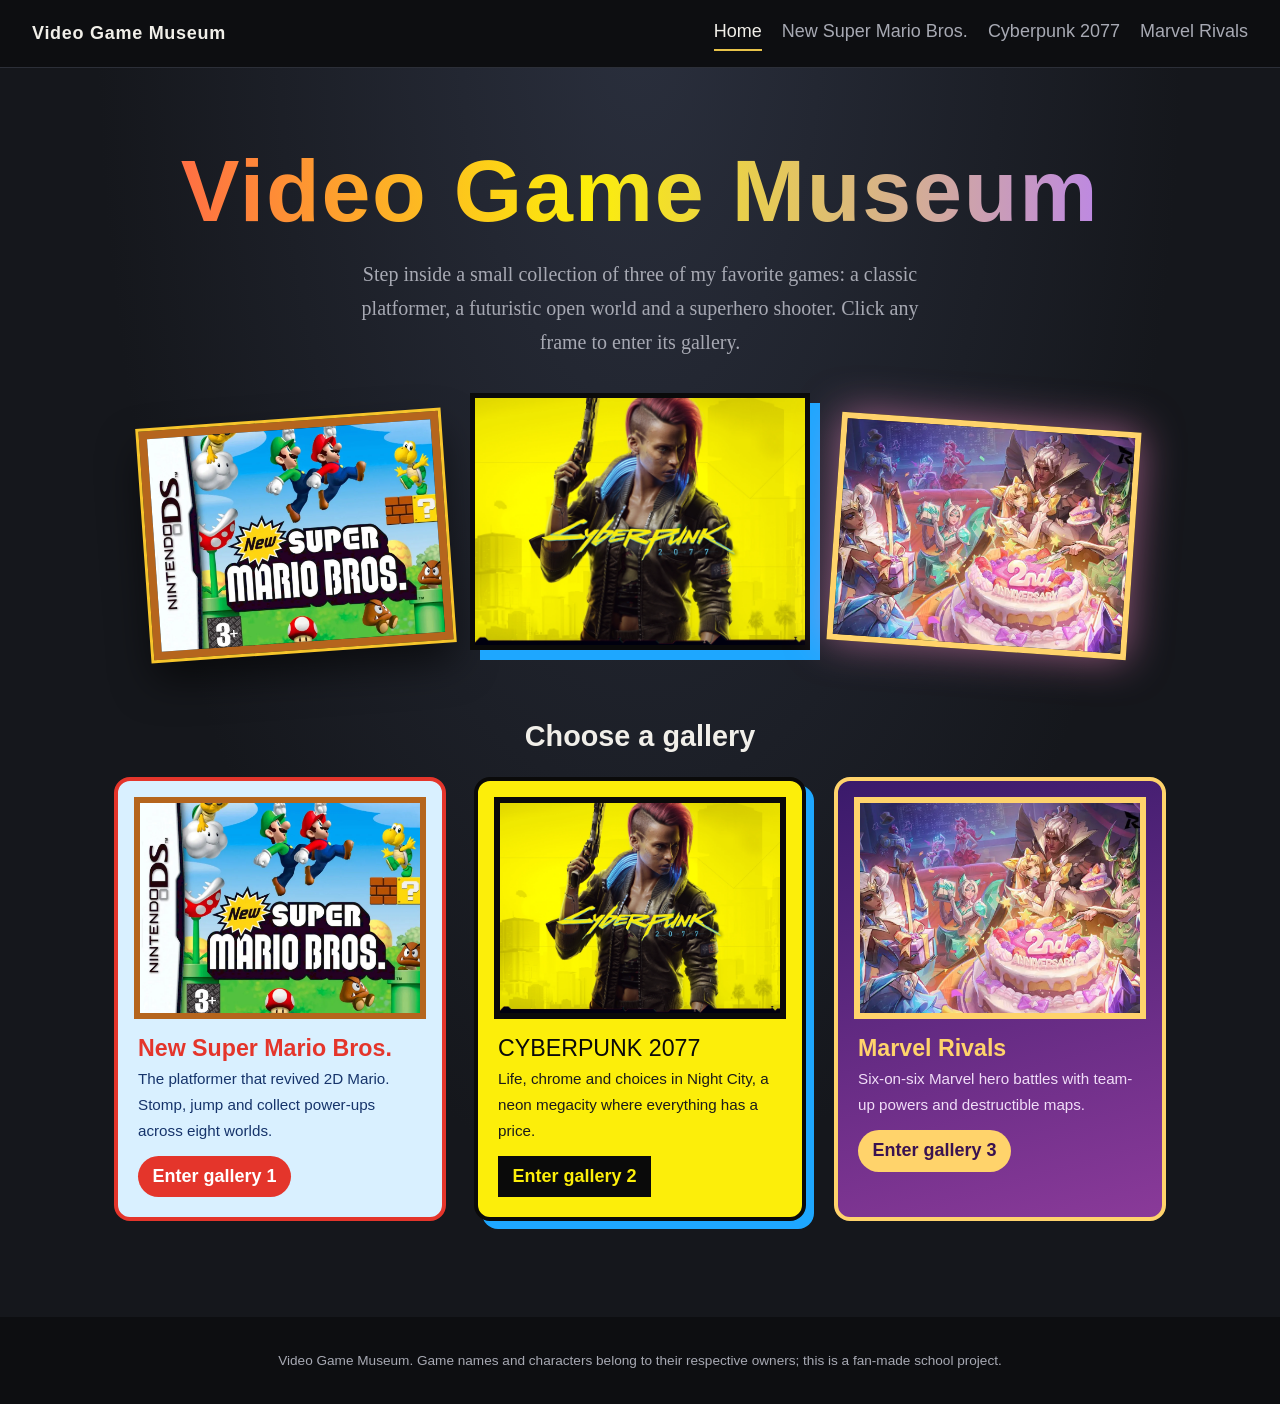
<file: index.html>
<!DOCTYPE html>
<html lang="en">
<head>
<meta charset="utf-8">
<meta name="viewport" content="width=device-width, initial-scale=1">
<title>Video Game Museum</title>
<link rel="stylesheet" href="style.css">
</head>
<body class="home">
<header class="site">
<a class="brand" href="index.html">Video Game Museum</a>
<nav aria-label="Galleries">
<a href="index.html" aria-current="page">Home</a>
<a href="game1.html">New Super Mario Bros.</a>
<a href="game2.html">Cyberpunk 2077</a>
<a href="game3.html">Marvel Rivals</a>
</nav>
</header>
<main>
<section class="hero">
<h1>Video Game Museum</h1>
<p class="lead">Step inside a small collection of three of my favorite games: a classic platformer, a futuristic open world and a superhero shooter. Click any frame to enter its gallery.</p>
<div class="collage">
<a class="piece p1" href="game1.html"><img src="mario.png" alt="Box art for New Super Mario Bros. on Nintendo DS, showing Mario and Luigi jumping past a Koopa, a Goomba and a Piranha Plant"></a>
<a class="piece p2" href="game2.html"><img src="cyberpunk.png" alt="Cyberpunk 2077 key art of V with red hair and a pistol on a bright yellow background"></a>
<a class="piece p3" href="game3.html"><img src="rivals.png" alt="Marvel Rivals second anniversary art showing heroes gathered around a large birthday cake"></a>
</div>
</section>

<section aria-labelledby="galleries">
<h2 id="galleries" class="section-title">Choose a gallery</h2>
<div class="rooms">
<a class="room mario" href="game1.html"><div class="frame"><img src="mario.png" alt="New Super Mario Bros. box art"></div><div class="txt"><h3>New Super Mario Bros.</h3><p>The platformer that revived 2D Mario. Stomp, jump and collect power-ups across eight worlds.</p><span class="enter">Enter gallery 1</span></div></a>
<a class="room cyber" href="game2.html"><div class="frame"><img src="cyberpunk.png" alt="Cyberpunk 2077 key art"></div><div class="txt"><h3>Cyberpunk 2077</h3><p>Life, chrome and choices in Night City, a neon megacity where everything has a price.</p><span class="enter">Enter gallery 2</span></div></a>
<a class="room rivals" href="game3.html"><div class="frame"><img src="rivals.png" alt="Marvel Rivals anniversary art"></div><div class="txt"><h3>Marvel Rivals</h3><p>Six-on-six Marvel hero battles with team-up powers and destructible maps.</p><span class="enter">Enter gallery 3</span></div></a>
</div>
</section>

</main>
<footer>Video Game Museum. Game names and characters belong to their respective owners; this is a fan-made school project.</footer>
</body>
</html>
</file>
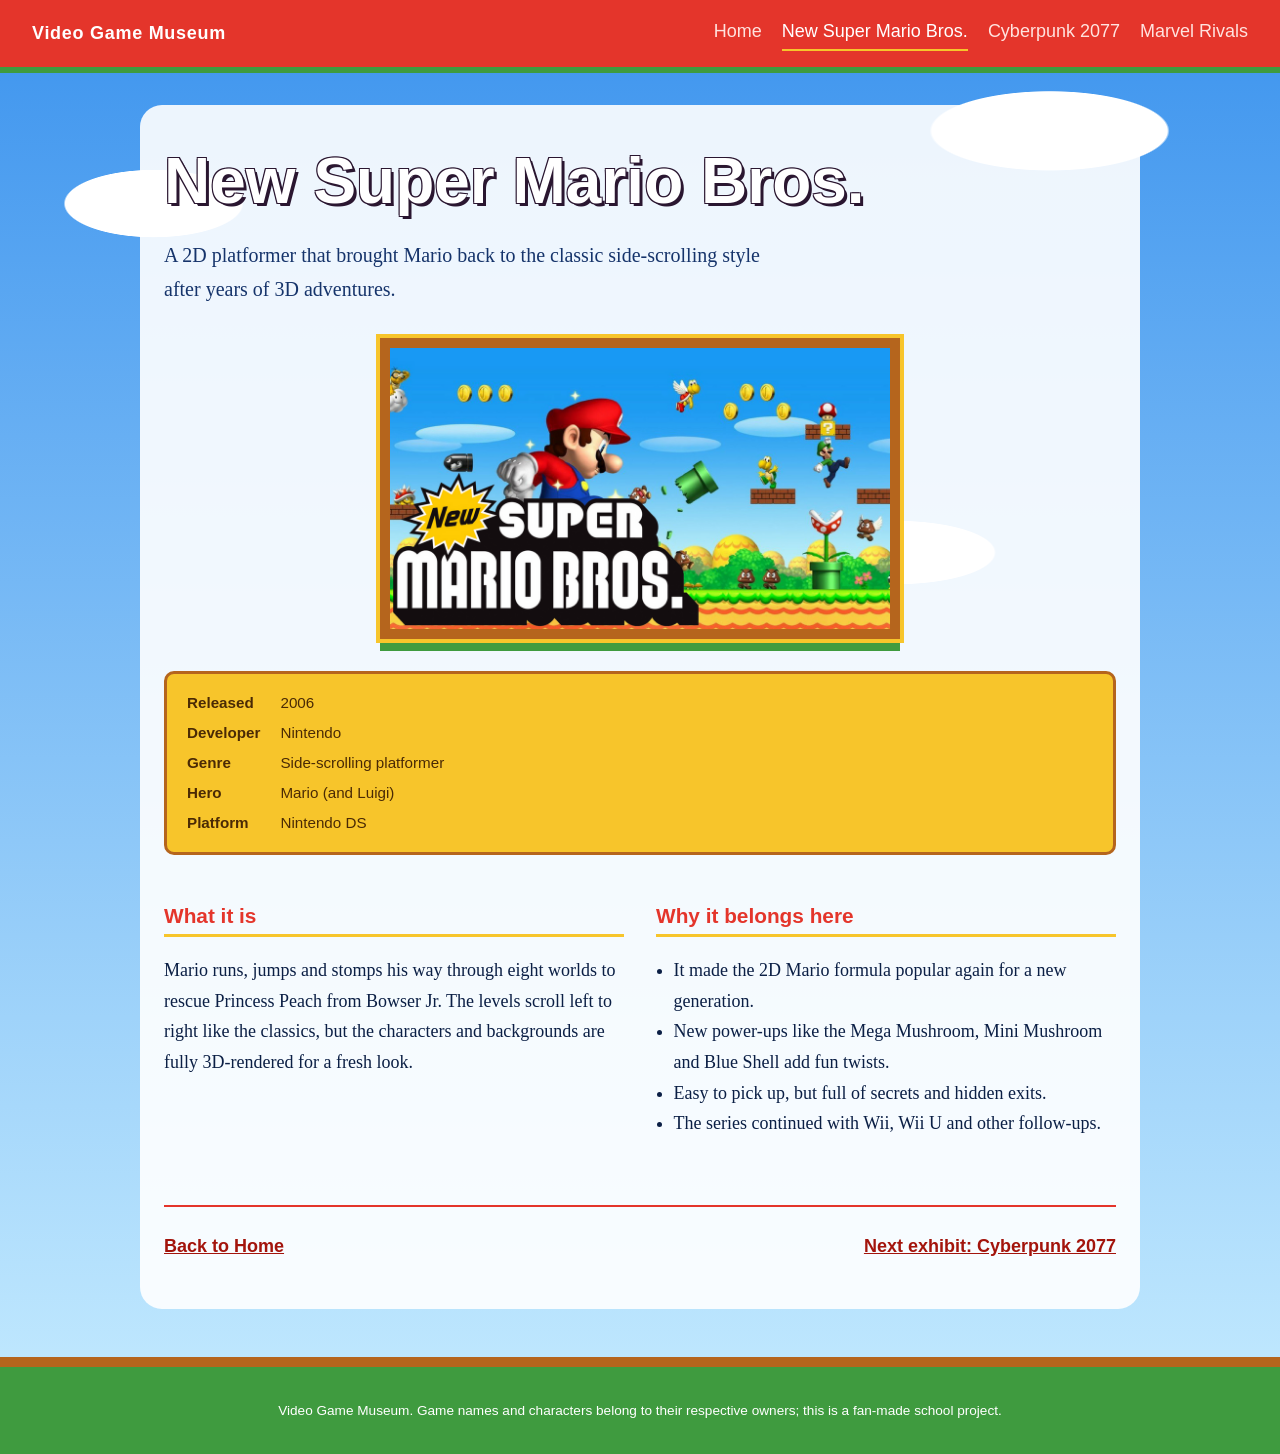
<file: game1.html>
<!DOCTYPE html>
<html lang="en">
<head>
<meta charset="utf-8">
<meta name="viewport" content="width=device-width, initial-scale=1">
<title>New Super Mario Bros. | Video Game Museum</title>
<link rel="stylesheet" href="style.css">
</head>
<body class="mario">
<header class="site">
<a class="brand" href="index.html">Video Game Museum</a>
<nav aria-label="Galleries">
<a href="index.html">Home</a>
<a href="game1.html" aria-current="page">New Super Mario Bros.</a>
<a href="game2.html">Cyberpunk 2077</a>
<a href="game3.html">Marvel Rivals</a>
</nav>
</header>
<main>
<h1>New Super Mario Bros.</h1>
<p class="lead">A 2D platformer that brought Mario back to the classic side-scrolling style after years of 3D adventures.</p>
<div class="frame"><img src="mario2.png" alt="New Super Mario Bros. artwork with a giant Mario, coins, Koopas, Goombas and a Piranha Plant"></div>
<aside class="placard"><dl><dt>Released</dt><dd>2006</dd><dt>Developer</dt><dd>Nintendo</dd><dt>Genre</dt><dd>Side-scrolling platformer</dd><dt>Hero</dt><dd>Mario (and Luigi)</dd><dt>Platform</dt><dd>Nintendo DS</dd></dl></aside>
<div class="cols"><section><h2>What it is</h2><p>Mario runs, jumps and stomps his way through eight worlds to rescue Princess Peach from Bowser Jr. The levels scroll left to right like the classics, but the characters and backgrounds are fully 3D-rendered for a fresh look.</p></section><section><h2>Why it belongs here</h2><ul class="tidy"><li>It made the 2D Mario formula popular again for a new generation.</li><li>New power-ups like the Mega Mushroom, Mini Mushroom and Blue Shell add fun twists.</li><li>Easy to pick up, but full of secrets and hidden exits.</li><li>The series continued with Wii, Wii U and other follow-ups.</li></ul></section></div>
<div class="pager">
<a href="index.html">Back to Home</a>
<a href="game2.html">Next exhibit: Cyberpunk 2077</a>
</div>
</main>
<footer>Video Game Museum. Game names and characters belong to their respective owners; this is a fan-made school project.</footer>
</body>
</html>
</file>
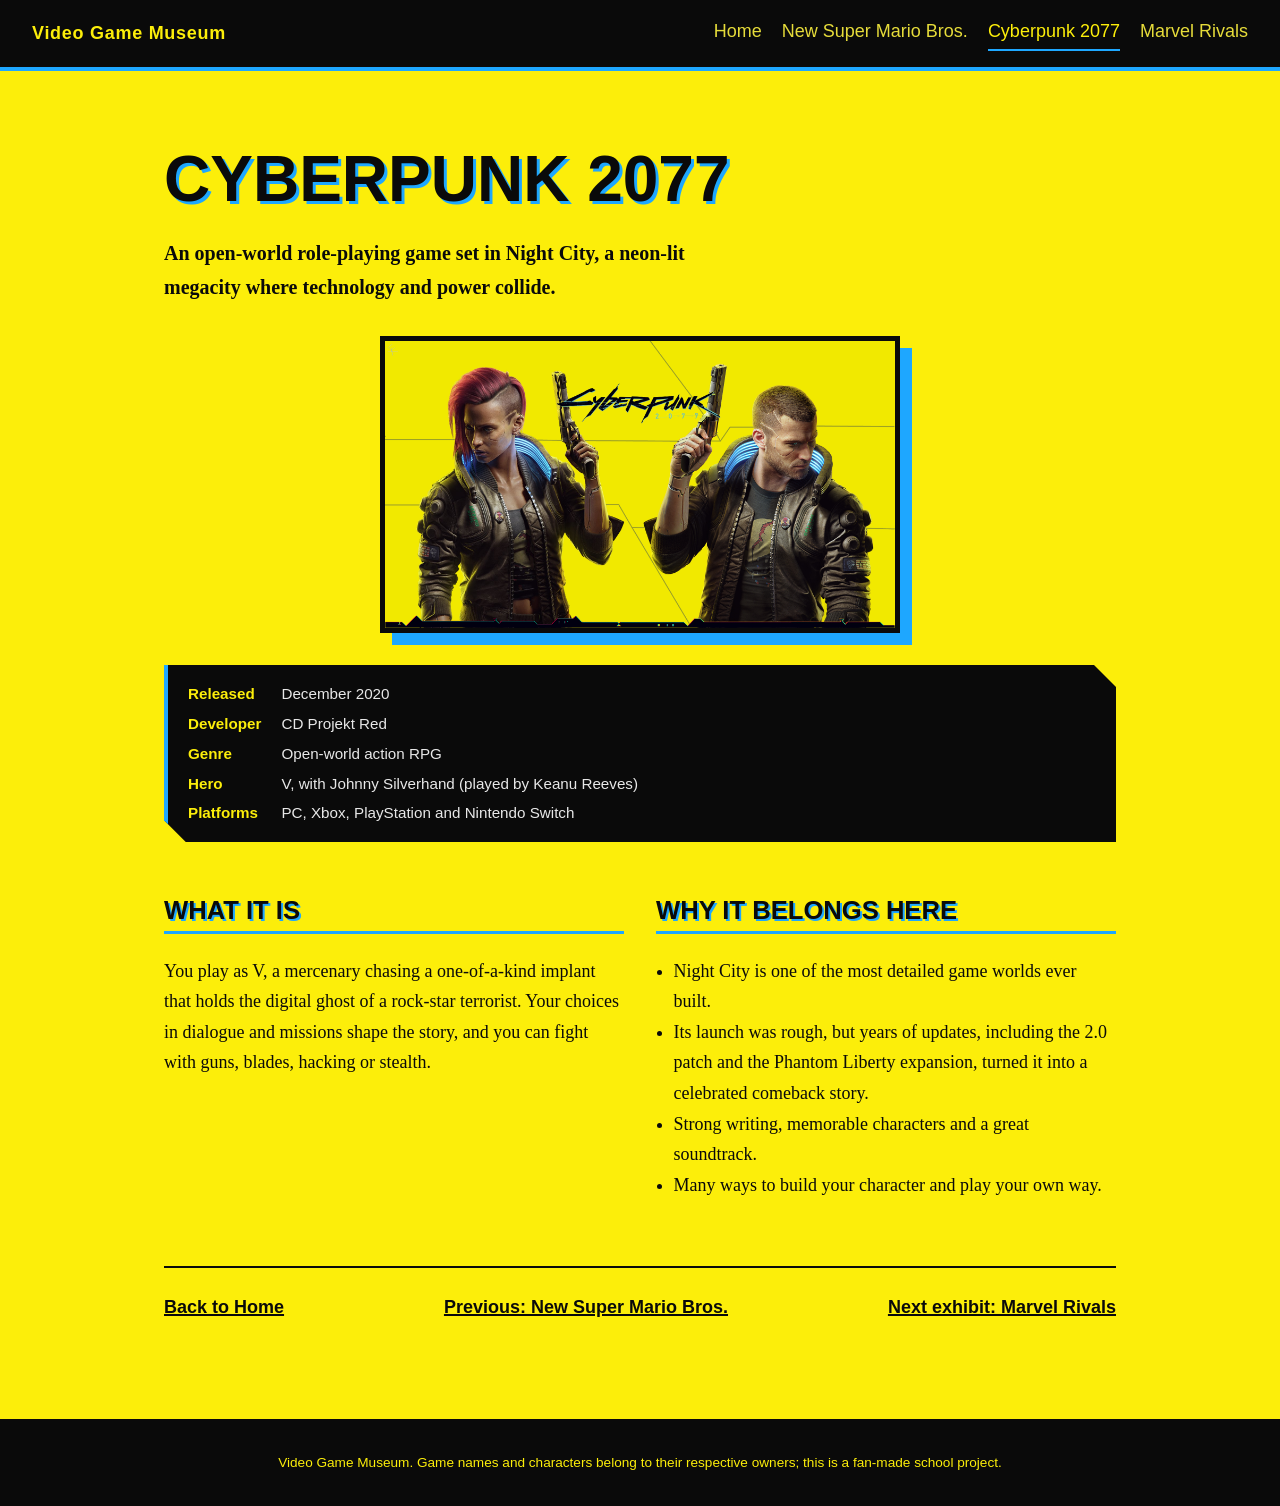
<file: game2.html>
<!DOCTYPE html>
<html lang="en">
<head>
<meta charset="utf-8">
<meta name="viewport" content="width=device-width, initial-scale=1">
<title>Cyberpunk 2077 | Video Game Museum</title>
<link rel="stylesheet" href="style.css">
</head>
<body class="cyber">
<header class="site">
<a class="brand" href="index.html">Video Game Museum</a>
<nav aria-label="Galleries">
<a href="index.html">Home</a>
<a href="game1.html">New Super Mario Bros.</a>
<a href="game2.html" aria-current="page">Cyberpunk 2077</a>
<a href="game3.html">Marvel Rivals</a>
</nav>
</header>
<main>
<h1>Cyberpunk 2077</h1>
<p class="lead">An open-world role-playing game set in Night City, a neon-lit megacity where technology and power collide.</p>
<div class="frame"><img src="cyberpunk2.jpg" alt="Cyberpunk 2077 artwork of the female and male versions of V holding pistols on a yellow background"></div>
<aside class="placard"><dl><dt>Released</dt><dd>December 2020</dd><dt>Developer</dt><dd>CD Projekt Red</dd><dt>Genre</dt><dd>Open-world action RPG</dd><dt>Hero</dt><dd>V, with Johnny Silverhand (played by Keanu Reeves)</dd><dt>Platforms</dt><dd>PC, Xbox, PlayStation and Nintendo Switch</dd></dl></aside>
<div class="cols"><section><h2>What it is</h2><p>You play as V, a mercenary chasing a one-of-a-kind implant that holds the digital ghost of a rock-star terrorist. Your choices in dialogue and missions shape the story, and you can fight with guns, blades, hacking or stealth.</p></section><section><h2>Why it belongs here</h2><ul class="tidy"><li>Night City is one of the most detailed game worlds ever built.</li><li>Its launch was rough, but years of updates, including the 2.0 patch and the Phantom Liberty expansion, turned it into a celebrated comeback story.</li><li>Strong writing, memorable characters and a great soundtrack.</li><li>Many ways to build your character and play your own way.</li></ul></section></div>
<div class="pager">
<a href="index.html">Back to Home</a>
<a href="game1.html">Previous: New Super Mario Bros.</a><a href="game3.html">Next exhibit: Marvel Rivals</a>
</div>
</main>
<footer>Video Game Museum. Game names and characters belong to their respective owners; this is a fan-made school project.</footer>
</body>
</html>
</file>
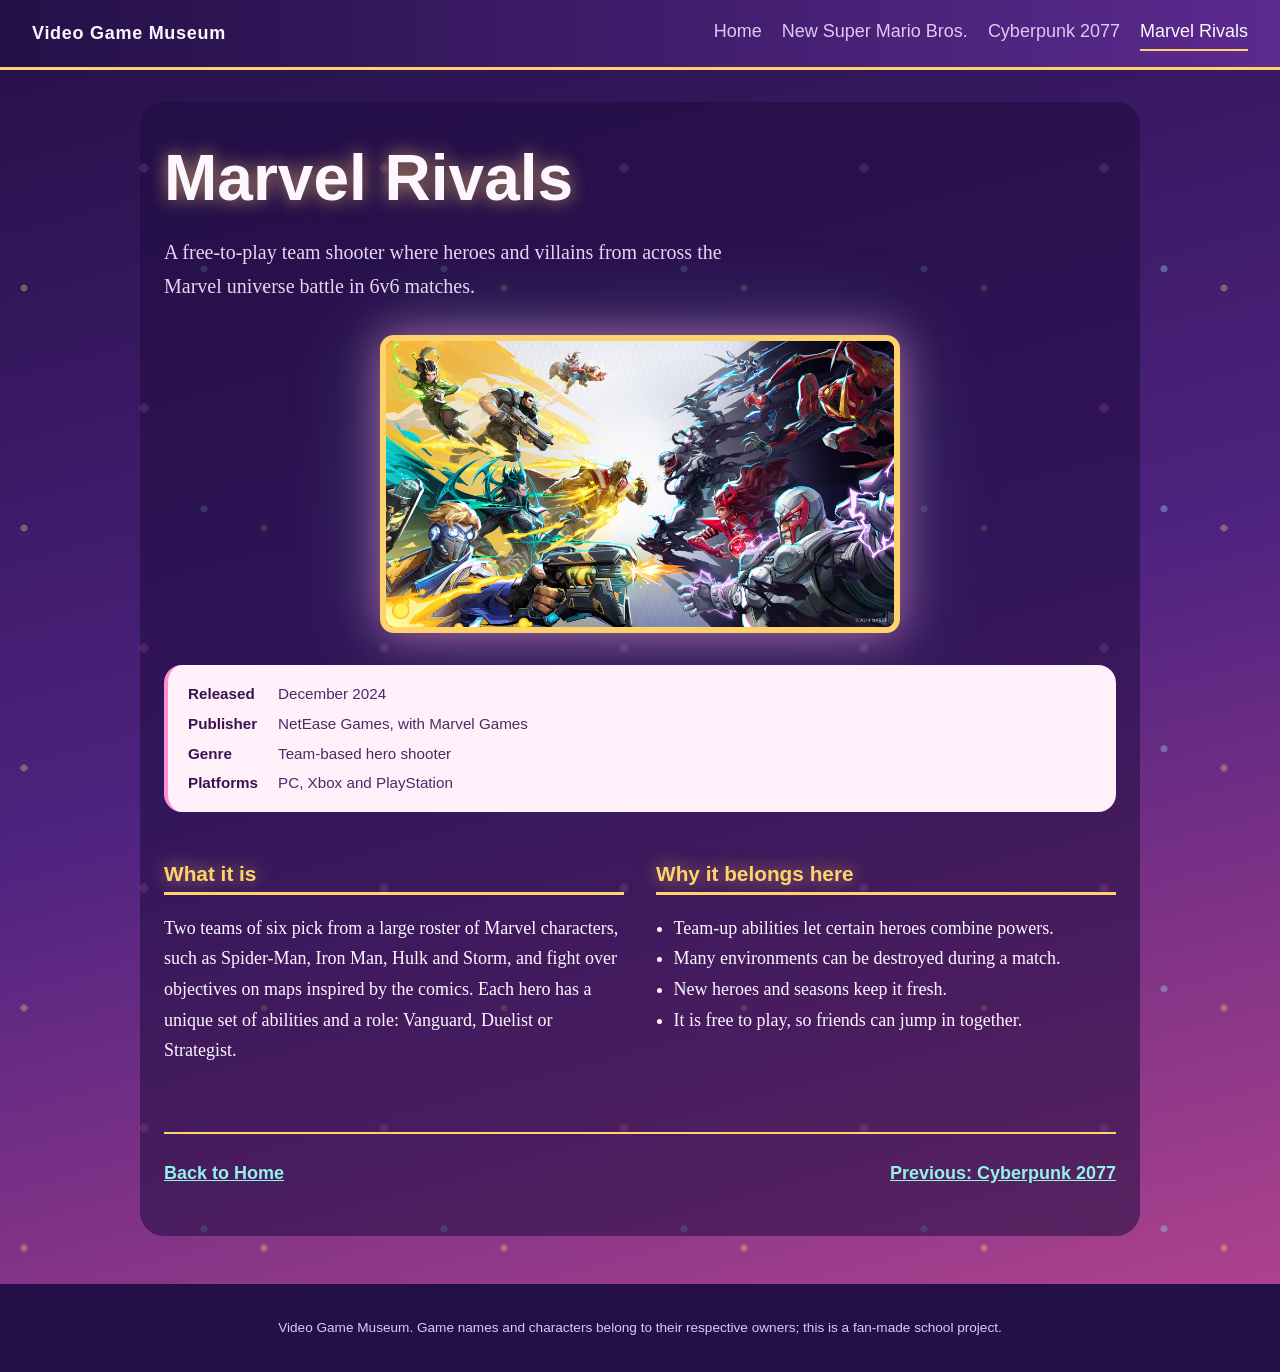
<file: game3.html>
<!DOCTYPE html>
<html lang="en">
<head>
<meta charset="utf-8">
<meta name="viewport" content="width=device-width, initial-scale=1">
<title>Marvel Rivals | Video Game Museum</title>
<link rel="stylesheet" href="style.css">
</head>
<body class="rivals">
<header class="site">
<a class="brand" href="index.html">Video Game Museum</a>
<nav aria-label="Galleries">
<a href="index.html">Home</a>
<a href="game1.html">New Super Mario Bros.</a>
<a href="game2.html">Cyberpunk 2077</a>
<a href="game3.html" aria-current="page">Marvel Rivals</a>
</nav>
</header>
<main>
<h1>Marvel Rivals</h1>
<p class="lead">A free-to-play team shooter where heroes and villains from across the Marvel universe battle in 6v6 matches.</p>
<div class="frame"><img src="rivals2.jpg" alt="Marvel Rivals artwork of heroes and villains facing off, with gold on one side and dark purple on the other"></div>
<aside class="placard"><dl><dt>Released</dt><dd>December 2024</dd><dt>Publisher</dt><dd>NetEase Games, with Marvel Games</dd><dt>Genre</dt><dd>Team-based hero shooter</dd><dt>Platforms</dt><dd>PC, Xbox and PlayStation</dd></dl></aside>
<div class="cols"><section><h2>What it is</h2><p>Two teams of six pick from a large roster of Marvel characters, such as Spider-Man, Iron Man, Hulk and Storm, and fight over objectives on maps inspired by the comics. Each hero has a unique set of abilities and a role: Vanguard, Duelist or Strategist.</p></section><section><h2>Why it belongs here</h2><ul class="tidy"><li>Team-up abilities let certain heroes combine powers.</li><li>Many environments can be destroyed during a match.</li><li>New heroes and seasons keep it fresh.</li><li>It is free to play, so friends can jump in together.</li></ul></section></div>
<div class="pager">
<a href="index.html">Back to Home</a>
<a href="game2.html">Previous: Cyberpunk 2077</a>
</div>
</main>
<footer>Video Game Museum. Game names and characters belong to their respective owners; this is a fan-made school project.</footer>
</body>
</html>
</file>
<file: style.css>
/* Base: the museum lobby (dark gallery) */
:root{
--bg:#15171c;--ink:#f1efe9;--muted:#a7a9b3;--link:#6fc3e0;--rule:#2c2f38;
--head-bg:#0d0e11;--head-ink:#f1efe9;--head-muted:#a7a9b3;
--main-bg:transparent;--main-radius:0;
--h-font:"Trebuchet MS",Verdana,sans-serif;--h-color:#f1efe9;--h-shadow:none;--h-transform:none;
--ph-bg:#0d0e11;--ph-ink:#f1efe9;--ph-muted:#a7a9b3;--ph-radius:0;--ph-clip:none;
--frame-border:10px solid #2a2418;--frame-shadow:0 0 60px rgba(255,255,255,.06),0 20px 40px rgba(0,0,0,.6);
--foot-bg:#0d0e11;--foot-ink:#a7a9b3;
--accent:#e8c34a;--floor:#0d0e11;--line:#2c2f38}
*{box-sizing:border-box}
body{margin:0;background:var(--bg);color:var(--ink);font-family:Georgia,"Times New Roman",serif;line-height:1.7;font-size:18px;min-height:100vh}
a{color:var(--link)}
a:focus-visible{outline:3px solid var(--accent);outline-offset:3px}
header.site{display:flex;justify-content:space-between;align-items:center;gap:1rem;flex-wrap:wrap;padding:1rem 2rem;background:var(--head-bg);border-bottom:1px solid var(--rule);font-family:var(--h-font)}
header.site .brand{font-weight:700;letter-spacing:.04em;color:var(--head-ink);text-decoration:none}
header.site nav{display:flex;gap:1.25rem;flex-wrap:wrap}
header.site nav a{color:var(--head-muted);text-decoration:none;padding-bottom:2px;border-bottom:2px solid transparent}
header.site nav a:hover,header.site nav a[aria-current]{color:var(--head-ink);border-bottom-color:var(--accent)}
main{max-width:1000px;margin:2rem auto 3rem;padding:2.5rem 1.5rem 3rem;background:var(--main-bg);border-radius:var(--main-radius)}
h1,h2,h3{font-family:var(--h-font);line-height:1.15;color:var(--h-color);text-shadow:var(--h-shadow);text-transform:var(--h-transform)}
h1{font-size:clamp(2.2rem,6vw,4rem);margin:0 0 .5rem}
.lead{font-size:1.25rem;color:var(--muted);max-width:60ch}
.frame{border:var(--frame-border);background:#000;box-shadow:var(--frame-shadow);margin:2rem 0}
.frame img,.frame svg{display:block;width:100%;height:auto}
.placard{border-left:4px solid var(--accent);background:var(--ph-bg);color:var(--ph-muted);padding:1rem 1.25rem;font-family:"Trebuchet MS",Verdana,sans-serif;font-size:.95rem;border-radius:var(--ph-radius);clip-path:var(--ph-clip)}
.placard dl{display:grid;grid-template-columns:max-content 1fr;gap:.25rem 1.25rem;margin:0}
.placard dt{color:var(--ph-ink);font-weight:700}.placard dd{margin:0}
.rooms{display:grid;grid-template-columns:repeat(auto-fit,minmax(260px,1fr));gap:1.75rem;margin-top:2.5rem}
.room{display:block;text-decoration:none;color:var(--ink);background:var(--floor);border:1px solid var(--line)}
.room:hover{border-color:var(--accent)}
.room .frame{margin:1rem;box-shadow:none;border-width:6px}
.room .frame img{aspect-ratio:4/3;object-fit:cover}
.room .txt{padding:0 1.25rem 1.25rem;font-family:"Trebuchet MS",Verdana,sans-serif}
.room h2{margin:.25rem 0;font-size:1.4rem;color:var(--ink)}
.room p{margin:.25rem 0;color:var(--muted);font-size:.95rem}
.room.mario{--accent:#e4352b}.room.cyber{--accent:#fcee0a}.room.rivals{--accent:#a45cff}
.cols{display:grid;grid-template-columns:repeat(auto-fit,minmax(280px,1fr));gap:2rem;margin-top:2rem}
.cols h2{font-size:1.3rem;border-bottom:3px solid var(--accent);padding-bottom:.4rem}
ul.tidy{padding-left:1.1rem}
.pager{display:flex;justify-content:space-between;gap:1rem;flex-wrap:wrap;margin-top:3rem;padding-top:1.5rem;border-top:2px solid var(--rule);font-family:"Trebuchet MS",Verdana,sans-serif;font-weight:700}
footer{text-align:center;color:var(--foot-ink);padding:2rem;background:var(--foot-bg);font-family:"Trebuchet MS",Verdana,sans-serif;font-size:.85rem}
@media (prefers-reduced-motion:no-preference){.room{transition:border-color .2s,transform .2s}.room:hover{transform:translateY(-3px)}}

/* New Super Mario Bros.: sky, clouds, red logo, brick frame, ? block placard, grass */
body.mario{
--accent:#f7c52b;--ink:#0b1f45;--muted:#16346b;--link:#a3140c;--rule:#e4352b;
--bg:radial-gradient(ellipse 90px 34px at 12% 14%,#fff 98%,transparent),radial-gradient(ellipse 120px 40px at 82% 9%,#fff 98%,transparent),radial-gradient(ellipse 100px 32px at 70% 38%,#fff 98%,transparent),linear-gradient(#3d94ee,#9fd3fa 70%,#c6ecff);
--head-bg:#e4352b;--head-ink:#fff;--head-muted:#ffe3df;
--main-bg:rgba(255,255,255,.9);--main-radius:22px;
--h-font:"Arial Rounded MT Bold","Arial Black","Trebuchet MS",sans-serif;--h-color:#fff;--h-shadow:3px 3px 0 #2a1630,-1px -1px 0 #2a1630,1px -1px 0 #2a1630,-1px 1px 0 #2a1630;
--ph-bg:#f7c52b;--ph-ink:#4a2a05;--ph-muted:#4a2a05;--ph-radius:10px;
--frame-border:10px solid #b5651d;--frame-shadow:0 0 0 4px #f7c52b,0 12px 0 #3f9b3f;
--foot-bg:#3f9b3f;--foot-ink:#fff}
body.mario header.site{border-bottom:6px solid #3f9b3f}
body.mario .cols h2{color:#e4352b;text-shadow:none}
body.mario footer{border-top:10px solid #b5651d}
body.mario .placard{border-left-color:#b5651d;border:3px solid #b5651d}

/* Cyberpunk 2077: yellow field, black jacket panels, cyan-blue edge, angular cuts */
body.cyber{
--accent:#1ea7ff;--ink:#0a0a0a;--muted:#1b1b1b;--link:#0a0a0a;--rule:#0a0a0a;
--bg:#fcee0a;
--head-bg:#0a0a0a;--head-ink:#fcee0a;--head-muted:#e6dc3a;
--main-bg:transparent;
--h-font:Impact,"Arial Narrow Bold","Franklin Gothic Medium",sans-serif;--h-color:#0a0a0a;--h-shadow:3px 3px 0 #1ea7ff;--h-transform:uppercase;
--ph-bg:#0a0a0a;--ph-ink:#fcee0a;--ph-muted:#e8e8e8;--ph-clip:polygon(0 0,calc(100% - 22px) 0,100% 22px,100% 100%,22px 100%,0 calc(100% - 22px));
--frame-border:5px solid #0a0a0a;--frame-shadow:12px 12px 0 #1ea7ff;
--foot-bg:#0a0a0a;--foot-ink:#fcee0a}
body.cyber header.site{border-bottom:4px solid #1ea7ff}
body.cyber header.site nav a:hover,body.cyber header.site nav a[aria-current]{border-bottom-color:#1ea7ff}
body.cyber .lead{font-weight:700;color:#0a0a0a}
body.cyber .cols h2{font-size:1.6rem;text-shadow:2px 2px 0 #1ea7ff}
body.cyber a{text-decoration-thickness:2px}
body.cyber .placard{border-left-color:#1ea7ff}

/* Marvel Rivals: anniversary party in purple, pink, gold and mint */
body.rivals{
--accent:#ffd36b;--ink:#fff7ff;--muted:#e9d4f5;--link:#8ff3e6;--rule:#ffd36b;
--bg:radial-gradient(circle at 10% 20%,rgba(255,211,107,.35) 0 3px,transparent 4px),radial-gradient(circle at 85% 12%,rgba(143,243,230,.35) 0 3px,transparent 4px),radial-gradient(circle at 60% 70%,rgba(255,143,208,.35) 0 4px,transparent 5px),linear-gradient(165deg,#241047,#4f2380 50%,#b8458f);
--bg-size:240px 240px;
--head-bg:linear-gradient(90deg,#241047,#5b2a8f);--head-ink:#fff7ff;--head-muted:#e0c8f0;
--main-bg:rgba(30,12,62,.55);--main-radius:24px;
--h-font:"Trebuchet MS","Segoe UI",sans-serif;--h-color:#fff7ff;--h-shadow:0 0 18px rgba(255,211,107,.65);
--ph-bg:#fff0fa;--ph-ink:#3a1250;--ph-muted:#4d2a66;--ph-radius:18px;
--frame-border:6px solid #ffd36b;--frame-shadow:0 0 40px rgba(255,143,208,.55),0 0 90px rgba(143,243,230,.25);
--foot-bg:#241047;--foot-ink:#e0c8f0}
body.rivals{background-size:240px 240px,240px 240px,240px 240px,auto}
body.rivals header.site{border-bottom:3px solid #ffd36b}
body.rivals .frame{border-radius:14px;overflow:hidden}
body.rivals .cols h2{color:#ffd36b}
body.rivals .placard{border-left-color:#ff8fd0}

/* Home page */
body.home{background:radial-gradient(ellipse at 50% 0,#2a2f3d 0,#15171c 60%)}
body.home main{max-width:1100px}
.hero{text-align:center}
.hero h1{font-size:clamp(2.6rem,8vw,5.5rem);letter-spacing:.02em;margin-bottom:1rem;background:linear-gradient(90deg,#ff5a4d,#fcee0a 45%,#b57bff);-webkit-background-clip:text;background-clip:text;color:transparent}
.hero .lead{margin:0 auto;max-width:56ch}
.collage{display:flex;justify-content:center;align-items:center;gap:1.5rem;margin:3rem 0 2rem;flex-wrap:wrap}
.piece{display:block;width:min(300px,100%);background:#000;box-shadow:0 20px 40px rgba(0,0,0,.6)}
.piece img{display:block;width:100%;aspect-ratio:4/3;object-fit:cover}
.piece.p1{border:8px solid #b5651d;outline:3px solid #f7c52b;transform:rotate(-4deg)}
.piece.p2{border:5px solid #0a0a0a;box-shadow:10px 10px 0 #1ea7ff;width:min(340px,100%);transform:translateY(-14px)}
.piece.p3{border:6px solid #ffd36b;box-shadow:0 0 40px rgba(255,143,208,.55);transform:rotate(4deg)}
@media (prefers-reduced-motion:no-preference){.piece{transition:transform .25s}.piece:hover{transform:scale(1.05) rotate(0)}}
.piece:focus-visible{outline:3px solid #fff}
.section-title{text-align:center;font-size:1.8rem;margin:3.5rem 0 1rem}
body.home .rooms{margin-top:1.5rem}
body.home .room{border-radius:16px;overflow:hidden}
body.home .room h3{margin:.25rem 0;font-size:1.45rem}
.room .enter{display:inline-block;margin-top:.5rem;font-weight:700;padding:.35rem .9rem;border-radius:999px}
.room.mario{background:#d9f0ff;color:#0b1f45;border:4px solid #e4352b}
.room.mario h3{color:#e4352b}.room.mario p{color:#16346b}.room.mario .frame{border-color:#b5651d}.room.mario .enter{background:#e4352b;color:#fff}
.room.cyber{background:#fcee0a;color:#0a0a0a;border:4px solid #0a0a0a;box-shadow:8px 8px 0 #1ea7ff}
.room.cyber h3{color:#0a0a0a;font-family:Impact,"Arial Narrow Bold",sans-serif;text-transform:uppercase;font-weight:400;font-size:1.7rem}.room.cyber p{color:#1b1b1b}.room.cyber .frame{border-color:#0a0a0a}.room.cyber .enter{background:#0a0a0a;color:#fcee0a;border-radius:0}
.room.rivals{background:linear-gradient(165deg,#3a1a6b,#8a3a99);color:#fff7ff;border:4px solid #ffd36b}
.room.rivals h3{color:#ffd36b}.room.rivals p{color:#f1ddf8}.room.rivals .frame{border-color:#ffd36b}.room.rivals .enter{background:#ffd36b;color:#3a1250}
.room:hover{border-color:inherit}
@media (max-width:700px){.piece.p1,.piece.p2,.piece.p3{transform:none}}

/* Smaller images on game pages */
main > .frame{max-width:520px;margin:2rem auto}
</file>
